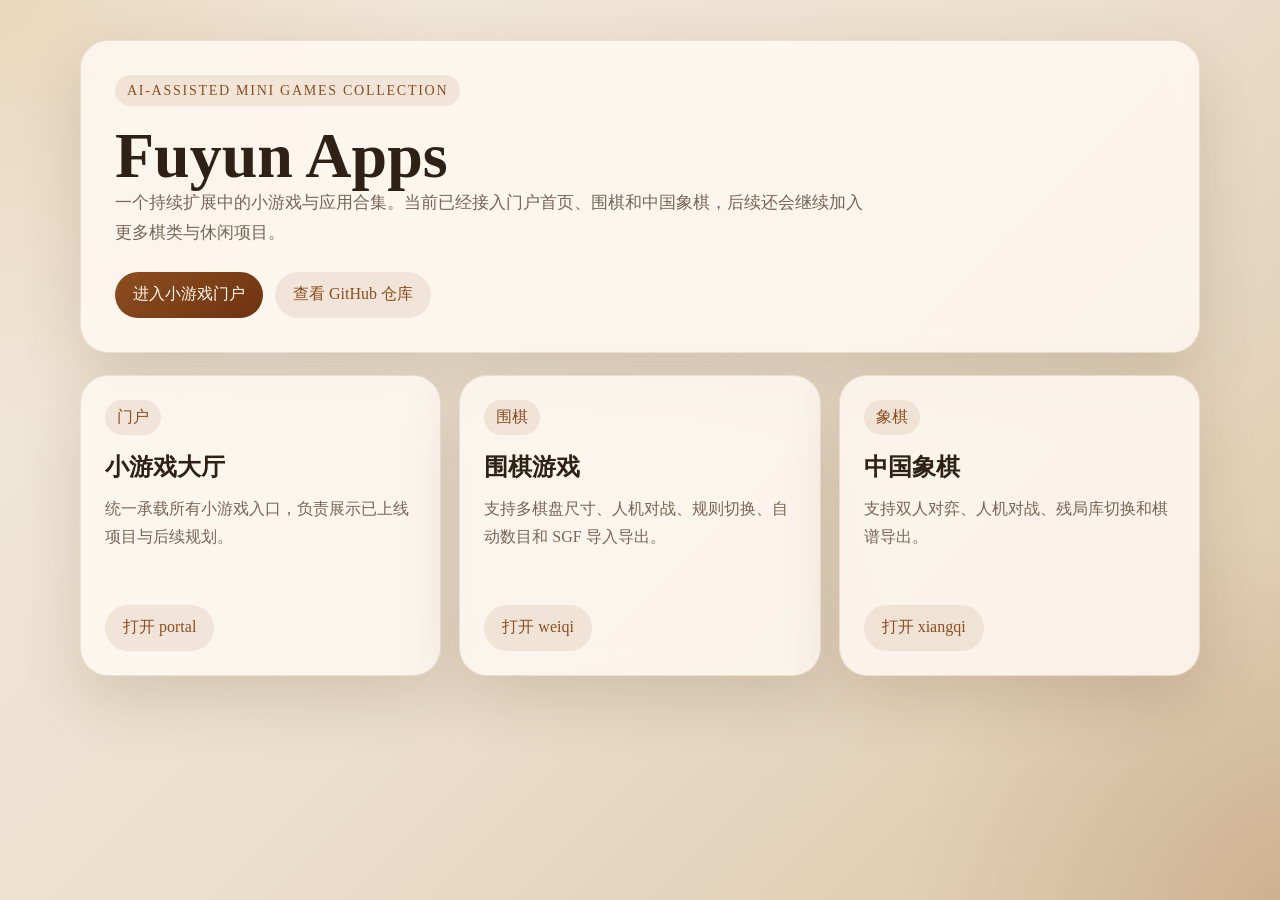
<file: index.html>
<!DOCTYPE html>
<html lang="zh-CN">
  <head>
    <meta charset="UTF-8" />
    <meta name="viewport" content="width=device-width, initial-scale=1.0" />
    <title>Fuyun Apps</title>
    <link rel="stylesheet" href="./styles.css" />
  </head>
  <body>
    <main class="shell">
      <section class="hero">
        <p class="eyebrow">AI-Assisted Mini Games Collection</p>
        <h1>Fuyun Apps</h1>
        <p class="intro">
          一个持续扩展中的小游戏与应用合集。当前已经接入门户首页、围棋和中国象棋，后续还会继续加入更多棋类与休闲项目。
        </p>
        <div class="actions">
          <a class="primary-link" href="./portal/index.html">进入小游戏门户</a>
          <a class="secondary-link" href="https://github.com/fuyun996/fuyun-apps">查看 GitHub 仓库</a>
        </div>
      </section>

      <section class="grid">
        <article class="card">
          <span class="tag">门户</span>
          <h2>小游戏大厅</h2>
          <p>统一承载所有小游戏入口，负责展示已上线项目与后续规划。</p>
          <a href="./portal/index.html">打开 portal</a>
        </article>

        <article class="card">
          <span class="tag">围棋</span>
          <h2>围棋游戏</h2>
          <p>支持多棋盘尺寸、人机对战、规则切换、自动数目和 SGF 导入导出。</p>
          <a href="./weiqi/index.html">打开 weiqi</a>
        </article>

        <article class="card">
          <span class="tag">象棋</span>
          <h2>中国象棋</h2>
          <p>支持双人对弈、人机对战、残局库切换和棋谱导出。</p>
          <a href="./xiangqi/index.html">打开 xiangqi</a>
        </article>
      </section>
    </main>
  </body>
</html>
</file>
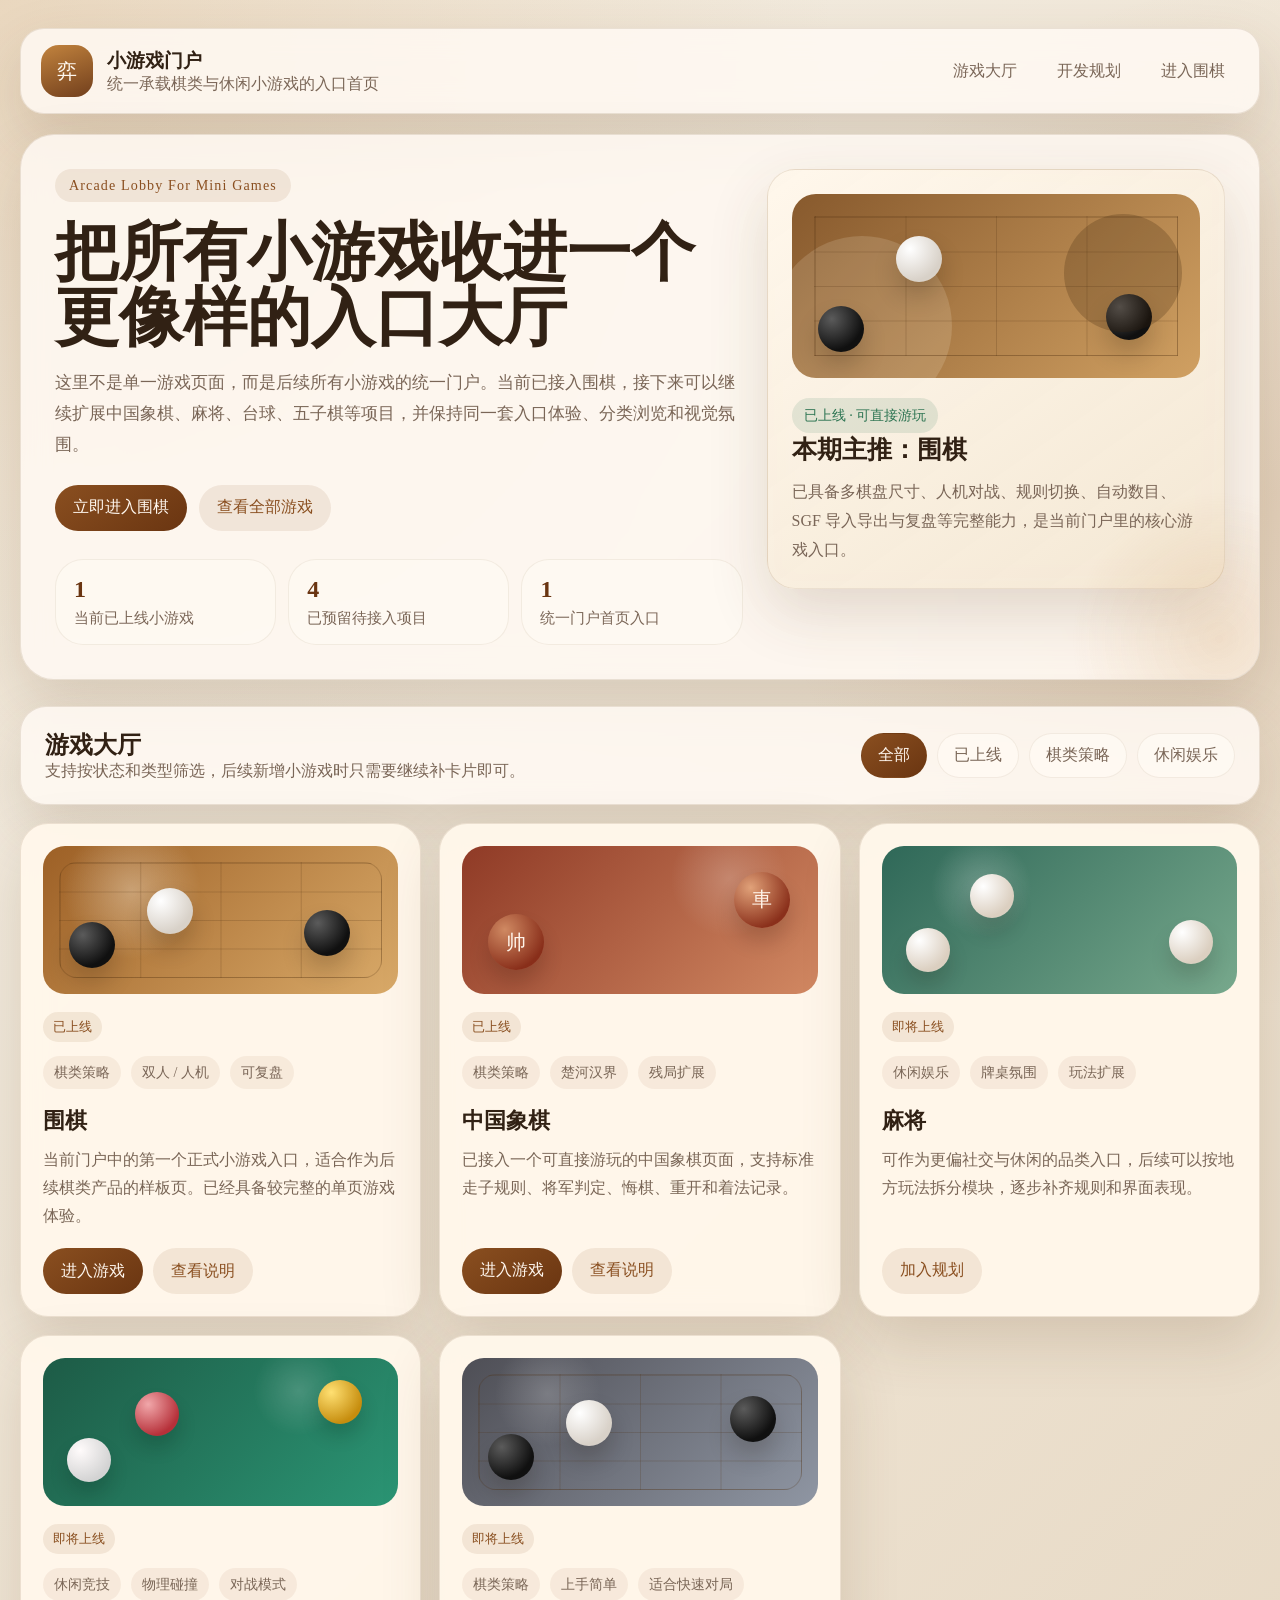
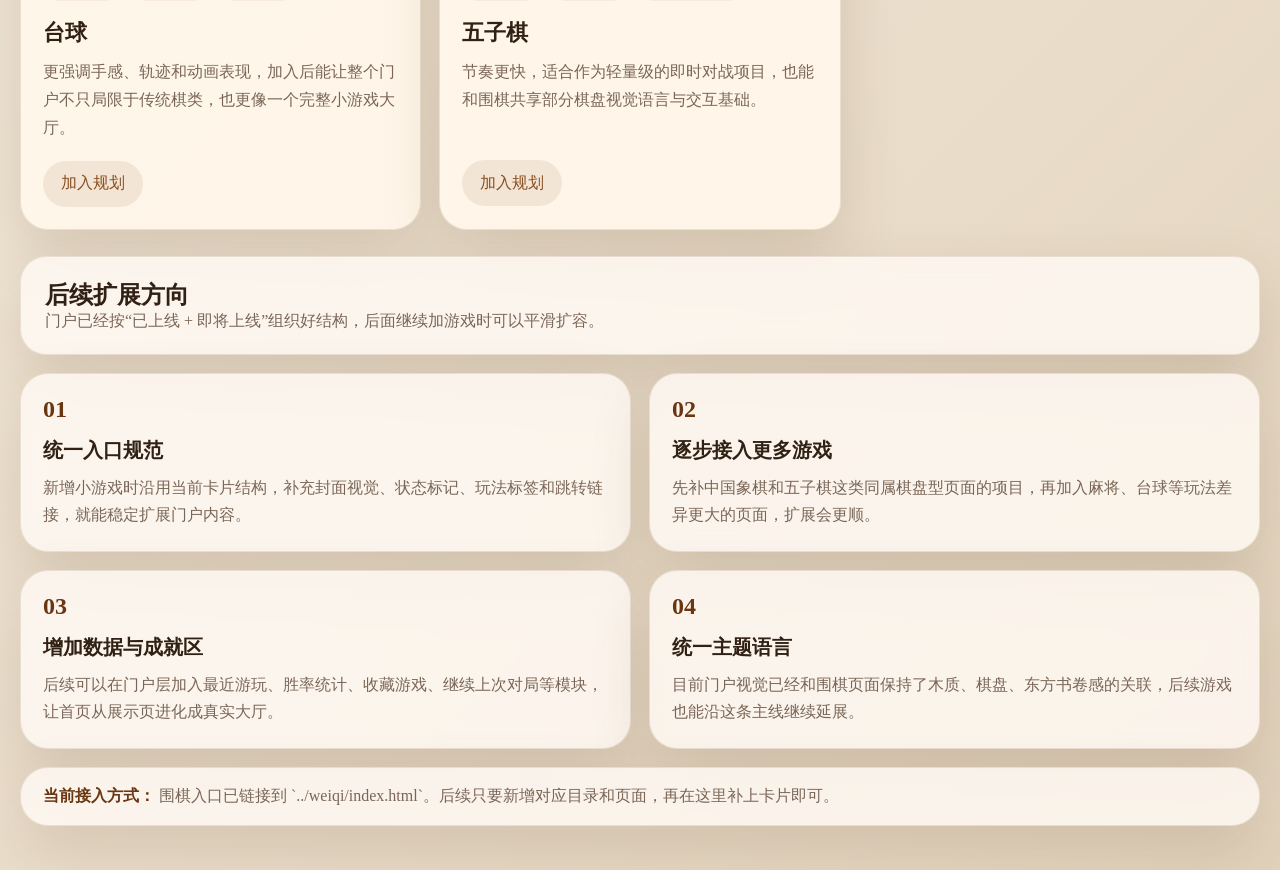
<file: portal/index.html>
<!DOCTYPE html>
<html lang="zh-CN">
  <head>
    <meta charset="UTF-8" />
    <meta name="viewport" content="width=device-width, initial-scale=1.0" />
    <title>小游戏门户</title>
    <style>
      :root {
        --bg: #f4efe5;
        --bg-deep: #e2d3bd;
        --panel: rgba(255, 250, 243, 0.84);
        --panel-strong: rgba(255, 247, 235, 0.96);
        --panel-border: rgba(102, 62, 23, 0.12);
        --text: #312114;
        --muted: #7a6657;
        --accent: #8a4f20;
        --accent-strong: #6a3511;
        --accent-soft: #cf9a5b;
        --success: #2e7553;
        --shadow: 0 24px 60px rgba(86, 55, 26, 0.16);
      }

      * {
        box-sizing: border-box;
      }

      html {
        scroll-behavior: smooth;
      }

      body {
        margin: 0;
        min-height: 100vh;
        color: var(--text);
        font-family: "STSong", "Songti SC", "Noto Serif CJK SC", "Source Han Serif SC", serif;
        background:
          radial-gradient(circle at top left, rgba(207, 154, 91, 0.28), transparent 30%),
          radial-gradient(circle at right 20%, rgba(151, 87, 34, 0.14), transparent 22%),
          linear-gradient(135deg, var(--bg) 0%, #efe4d3 48%, var(--bg-deep) 100%);
      }

      a,
      button {
        font: inherit;
      }

      button {
        border: none;
        cursor: pointer;
      }

      .shell {
        width: min(1240px, calc(100% - 32px));
        margin: 0 auto;
        padding: 28px 0 44px;
      }

      .topbar,
      .hero-panel,
      .featured-card,
      .section-head,
      .game-card,
      .roadmap-card,
      .footer-card {
        border: 1px solid var(--panel-border);
        background: var(--panel);
        backdrop-filter: blur(14px);
        box-shadow: var(--shadow);
      }

      .topbar {
        display: flex;
        align-items: center;
        justify-content: space-between;
        gap: 20px;
        padding: 16px 20px;
        border-radius: 24px;
      }

      .brand {
        display: flex;
        align-items: center;
        gap: 14px;
      }

      .brand-mark {
        width: 52px;
        height: 52px;
        border-radius: 18px;
        display: grid;
        place-items: center;
        font-size: 1.25rem;
        color: #fff8ef;
        background:
          linear-gradient(160deg, rgba(191, 125, 52, 0.95), rgba(106, 53, 17, 0.95));
      }

      .brand h1,
      .brand p,
      .hero-copy h2,
      .hero-copy p,
      .section-head h3,
      .section-head p,
      .featured-copy h3,
      .featured-copy p,
      .game-card h4,
      .game-card p,
      .roadmap-card h4,
      .roadmap-card p,
      .footer-card p {
        margin: 0;
      }

      .brand h1 {
        font-size: 1.18rem;
      }

      .brand p,
      .topbar-nav a,
      .hero-copy p,
      .section-head p,
      .featured-copy p,
      .game-card p,
      .meta-strip span,
      .roadmap-card p,
      .footer-card p {
        color: var(--muted);
      }

      .topbar-nav {
        display: flex;
        align-items: center;
        gap: 12px;
        flex-wrap: wrap;
      }

      .topbar-nav a {
        text-decoration: none;
        padding: 10px 14px;
        border-radius: 999px;
        transition: background 160ms ease, color 160ms ease, transform 160ms ease;
      }

      .topbar-nav a:hover,
      .filter-button:hover,
      .game-link:hover,
      .secondary-link:hover {
        transform: translateY(-1px);
      }

      .topbar-nav a:hover {
        background: rgba(138, 79, 32, 0.1);
        color: var(--accent);
      }

      .hero-panel {
        margin-top: 20px;
        padding: 34px;
        border-radius: 34px;
        display: grid;
        grid-template-columns: minmax(0, 1.2fr) minmax(280px, 0.8fr);
        gap: 24px;
        overflow: hidden;
        position: relative;
      }

      .hero-panel::after {
        content: "";
        position: absolute;
        inset: auto -120px -120px auto;
        width: 320px;
        height: 320px;
        border-radius: 50%;
        background: radial-gradient(circle, rgba(207, 154, 91, 0.22), transparent 65%);
      }

      .eyebrow,
      .pill,
      .card-tag,
      .status-badge {
        display: inline-flex;
        align-items: center;
        gap: 8px;
        border-radius: 999px;
      }

      .eyebrow {
        padding: 8px 14px;
        font-size: 0.88rem;
        letter-spacing: 0.08em;
        color: var(--accent);
        background: rgba(138, 79, 32, 0.1);
      }

      .hero-copy h2 {
        margin-top: 18px;
        font-size: clamp(2.4rem, 5vw, 4.8rem);
        line-height: 1.02;
      }

      .hero-copy p {
        margin-top: 16px;
        max-width: 700px;
        font-size: 1.06rem;
        line-height: 1.85;
      }

      .hero-actions {
        display: flex;
        flex-wrap: wrap;
        gap: 12px;
        margin-top: 24px;
      }

      .hero-stats {
        display: grid;
        grid-template-columns: repeat(3, minmax(0, 1fr));
        gap: 12px;
        margin-top: 28px;
      }

      .pill,
      .hero-stat,
      .featured-card,
      .game-card,
      .roadmap-card,
      .footer-card {
        border-radius: 28px;
      }

      .hero-stat {
        padding: 16px 18px;
        background: rgba(255, 250, 243, 0.58);
        border: 1px solid rgba(102, 62, 23, 0.08);
      }

      .hero-stat strong,
      .roadmap-card strong {
        display: block;
        font-size: 1.5rem;
        color: var(--accent-strong);
      }

      .hero-stat span,
      .roadmap-card span {
        display: block;
        margin-top: 6px;
        color: var(--muted);
        font-size: 0.94rem;
      }

      .hero-side {
        display: grid;
        gap: 16px;
        align-content: start;
      }

      .featured-card {
        padding: 24px;
        background:
          linear-gradient(145deg, rgba(255, 247, 235, 0.98), rgba(243, 230, 210, 0.92));
      }

      .featured-visual {
        min-height: 184px;
        border-radius: 24px;
        position: relative;
        overflow: hidden;
        background:
          linear-gradient(135deg, rgba(122, 72, 24, 0.9), rgba(205, 154, 88, 0.92));
      }

      .featured-visual::before,
      .featured-visual::after {
        content: "";
        position: absolute;
        border-radius: 50%;
      }

      .featured-visual::before {
        width: 180px;
        height: 180px;
        left: -20px;
        top: 42px;
        background: rgba(255, 244, 226, 0.15);
      }

      .featured-visual::after {
        width: 118px;
        height: 118px;
        right: 18px;
        top: 20px;
        background: rgba(59, 34, 12, 0.24);
      }

      .stones {
        position: absolute;
        inset: 0;
      }

      .stone {
        position: absolute;
        width: 46px;
        height: 46px;
        border-radius: 50%;
        box-shadow: 0 14px 24px rgba(23, 13, 4, 0.2);
      }

      .stone.black {
        background: radial-gradient(circle at 30% 28%, #5b5b5b, #101010 68%);
      }

      .stone.white {
        background: radial-gradient(circle at 30% 28%, #ffffff, #d8d1c8 70%);
      }

      .stone.one {
        left: 26px;
        bottom: 26px;
      }

      .stone.two {
        left: 104px;
        top: 42px;
      }

      .stone.three {
        right: 48px;
        bottom: 38px;
      }

      .grid-lines {
        position: absolute;
        inset: 22px;
        border: 1px solid rgba(72, 40, 11, 0.2);
        background-image:
          linear-gradient(rgba(72, 40, 11, 0.2) 1px, transparent 1px),
          linear-gradient(90deg, rgba(72, 40, 11, 0.2) 1px, transparent 1px);
        background-size: 25% 25%;
      }

      .featured-copy {
        margin-top: 20px;
      }

      .featured-copy h3 {
        font-size: 1.55rem;
      }

      .featured-copy p {
        margin-top: 12px;
        line-height: 1.8;
      }

      .status-badge {
        padding: 8px 12px;
        font-size: 0.9rem;
        color: var(--success);
        background: rgba(46, 117, 83, 0.12);
      }

      .section {
        margin-top: 26px;
      }

      .section-head {
        padding: 22px 24px;
        border-radius: 26px;
        display: flex;
        align-items: center;
        justify-content: space-between;
        gap: 20px;
        flex-wrap: wrap;
      }

      .section-head h3 {
        font-size: 1.5rem;
      }

      .filters {
        display: flex;
        gap: 10px;
        flex-wrap: wrap;
      }

      .filter-button {
        padding: 11px 16px;
        border-radius: 999px;
        color: var(--muted);
        background: rgba(255, 250, 243, 0.76);
        border: 1px solid rgba(102, 62, 23, 0.08);
        transition: transform 160ms ease, background 160ms ease, color 160ms ease;
      }

      .filter-button.is-active {
        color: #fff7ef;
        background: linear-gradient(145deg, var(--accent), var(--accent-strong));
      }

      .games-grid,
      .roadmap-grid {
        display: grid;
        gap: 18px;
        margin-top: 18px;
      }

      .games-grid {
        grid-template-columns: repeat(3, minmax(0, 1fr));
      }

      .game-card {
        position: relative;
        padding: 22px;
        background: var(--panel-strong);
        transition: transform 180ms ease, box-shadow 180ms ease, opacity 180ms ease;
      }

      .game-card:hover {
        transform: translateY(-4px);
        box-shadow: 0 28px 70px rgba(86, 55, 26, 0.2);
      }

      .game-card[hidden] {
        display: none;
      }

      .card-art {
        min-height: 148px;
        border-radius: 22px;
        margin-bottom: 18px;
        position: relative;
        overflow: hidden;
      }

      .art-go {
        background:
          radial-gradient(circle at 25% 30%, rgba(255, 245, 228, 0.35), transparent 24%),
          linear-gradient(135deg, #9d6026 0%, #d9aa69 100%);
      }

      .art-xiangqi {
        background:
          radial-gradient(circle at 75% 22%, rgba(255, 255, 255, 0.2), transparent 20%),
          linear-gradient(135deg, #8f3a26 0%, #d18862 100%);
      }

      .art-mahjong {
        background:
          radial-gradient(circle at 28% 28%, rgba(255, 255, 255, 0.24), transparent 18%),
          linear-gradient(135deg, #2f6858 0%, #77a88c 100%);
      }

      .art-billiards {
        background:
          radial-gradient(circle at 72% 22%, rgba(255, 255, 255, 0.16), transparent 16%),
          linear-gradient(135deg, #1d5b46 0%, #2b9574 100%);
      }

      .art-gobang {
        background:
          radial-gradient(circle at 24% 24%, rgba(255, 255, 255, 0.18), transparent 18%),
          linear-gradient(135deg, #4e4e55 0%, #8f96a3 100%);
      }

      .art-overlay {
        position: absolute;
        inset: 0;
      }

      .art-overlay.board {
        inset: 16px;
        border-radius: 18px;
        border: 1px solid rgba(79, 47, 16, 0.22);
        background-image:
          linear-gradient(rgba(79, 47, 16, 0.2) 1px, transparent 1px),
          linear-gradient(90deg, rgba(79, 47, 16, 0.2) 1px, transparent 1px);
        background-size: 25% 25%;
      }

      .art-chip,
      .art-ball,
      .art-piece {
        position: absolute;
        border-radius: 50%;
      }

      .art-chip {
        width: 44px;
        height: 44px;
        background: radial-gradient(circle at 30% 28%, #fff, #dbcfc0 70%);
        box-shadow: 0 14px 20px rgba(26, 16, 9, 0.15);
      }

      .art-piece {
        width: 56px;
        height: 56px;
        display: grid;
        place-items: center;
        font-size: 1.25rem;
        color: #fff4ea;
        background: radial-gradient(circle at 30% 28%, rgba(255, 196, 143, 0.5), rgba(135, 44, 24, 0.95) 74%);
        box-shadow: 0 14px 20px rgba(39, 11, 4, 0.18);
      }

      .art-ball {
        width: 44px;
        height: 44px;
        box-shadow: 0 12px 18px rgba(7, 25, 18, 0.18);
      }

      .art-ball.one {
        left: 24px;
        bottom: 24px;
        background: radial-gradient(circle at 30% 28%, #fffbfb, #d3d3d3 72%);
      }

      .art-ball.two {
        right: 36px;
        top: 22px;
        background: radial-gradient(circle at 30% 28%, #ffe072, #c68d0e 72%);
      }

      .art-ball.three {
        left: 92px;
        top: 34px;
        background: radial-gradient(circle at 30% 28%, #f1a7aa, #b63039 72%);
      }

      .card-tag {
        padding: 6px 10px;
        font-size: 0.82rem;
        background: rgba(138, 79, 32, 0.1);
        color: var(--accent);
      }

      .meta-strip {
        margin-top: 14px;
        display: flex;
        gap: 10px;
        flex-wrap: wrap;
      }

      .meta-strip span {
        padding: 7px 11px;
        border-radius: 999px;
        background: rgba(138, 79, 32, 0.07);
        font-size: 0.88rem;
      }

      .game-card h4 {
        margin-top: 16px;
        font-size: 1.4rem;
      }

      .game-card p {
        margin-top: 10px;
        line-height: 1.76;
        min-height: 84px;
      }

      .card-actions {
        display: flex;
        flex-wrap: wrap;
        gap: 10px;
        margin-top: 18px;
      }

      .game-link,
      .secondary-link {
        display: inline-flex;
        align-items: center;
        justify-content: center;
        min-height: 46px;
        padding: 0 18px;
        border-radius: 999px;
        text-decoration: none;
        transition: transform 160ms ease, background 160ms ease, color 160ms ease;
      }

      .game-link {
        color: #fff7ef;
        background: linear-gradient(145deg, var(--accent), var(--accent-strong));
      }

      .secondary-link {
        color: var(--accent);
        background: rgba(138, 79, 32, 0.1);
      }

      .roadmap-grid {
        grid-template-columns: repeat(2, minmax(0, 1fr));
      }

      .roadmap-card {
        padding: 22px;
      }

      .roadmap-card h4 {
        margin-top: 14px;
        font-size: 1.26rem;
      }

      .roadmap-card p {
        margin-top: 10px;
        line-height: 1.72;
      }

      .footer-card {
        margin-top: 18px;
        padding: 18px 22px;
      }

      .footer-card strong {
        color: var(--accent-strong);
      }

      .reveal {
        opacity: 0;
        transform: translateY(18px);
        animation: rise 640ms ease forwards;
      }

      .delay-1 {
        animation-delay: 60ms;
      }

      .delay-2 {
        animation-delay: 120ms;
      }

      .delay-3 {
        animation-delay: 180ms;
      }

      @keyframes rise {
        to {
          opacity: 1;
          transform: translateY(0);
        }
      }

      @media (max-width: 1060px) {
        .hero-panel,
        .games-grid {
          grid-template-columns: 1fr;
        }

        .roadmap-grid {
          grid-template-columns: 1fr;
        }
      }

      @media (max-width: 720px) {
        .shell {
          width: min(100% - 20px, 1240px);
          padding-top: 16px;
        }

        .topbar,
        .section-head {
          padding: 16px;
        }

        .hero-panel,
        .featured-card,
        .game-card,
        .roadmap-card,
        .footer-card {
          border-radius: 24px;
        }

        .hero-panel {
          padding: 22px;
        }

        .hero-stats {
          grid-template-columns: 1fr;
        }

        .hero-copy h2 {
          font-size: 2.4rem;
        }

        .card-actions {
          flex-direction: column;
        }

        .game-link,
        .secondary-link {
          width: 100%;
        }
      }
    </style>
  </head>
  <body>
    <main class="shell">
      <header class="topbar reveal">
        <div class="brand">
          <div class="brand-mark">弈</div>
          <div>
            <h1>小游戏门户</h1>
            <p>统一承载棋类与休闲小游戏的入口首页</p>
          </div>
        </div>
        <nav class="topbar-nav" aria-label="页面导航">
          <a href="#games">游戏大厅</a>
          <a href="#roadmap">开发规划</a>
          <a href="../weiqi/index.html">进入围棋</a>
        </nav>
      </header>

      <section class="hero-panel reveal delay-1">
        <div class="hero-copy">
          <span class="eyebrow">Arcade Lobby For Mini Games</span>
          <h2>把所有小游戏收进一个更像样的入口大厅</h2>
          <p>
            这里不是单一游戏页面，而是后续所有小游戏的统一门户。当前已接入围棋，接下来可以继续扩展中国象棋、麻将、台球、五子棋等项目，并保持同一套入口体验、分类浏览和视觉氛围。
          </p>
          <div class="hero-actions">
            <a class="game-link" href="../weiqi/index.html">立即进入围棋</a>
            <a class="secondary-link" href="#games">查看全部游戏</a>
          </div>
          <div class="hero-stats" aria-label="门户概览">
            <div class="hero-stat">
              <strong>1</strong>
              <span>当前已上线小游戏</span>
            </div>
            <div class="hero-stat">
              <strong>4</strong>
              <span>已预留待接入项目</span>
            </div>
            <div class="hero-stat">
              <strong>1</strong>
              <span>统一门户首页入口</span>
            </div>
          </div>
        </div>

        <aside class="hero-side">
          <article class="featured-card">
            <div class="featured-visual" aria-hidden="true">
              <div class="grid-lines"></div>
              <div class="stones">
                <div class="stone black one"></div>
                <div class="stone white two"></div>
                <div class="stone black three"></div>
              </div>
            </div>
            <div class="featured-copy">
              <span class="status-badge">已上线 · 可直接游玩</span>
              <h3>本期主推：围棋</h3>
              <p>
                已具备多棋盘尺寸、人机对战、规则切换、自动数目、SGF 导入导出与复盘等完整能力，是当前门户里的核心游戏入口。
              </p>
            </div>
          </article>
        </aside>
      </section>

      <section class="section" id="games">
        <div class="section-head reveal delay-2">
          <div>
            <h3>游戏大厅</h3>
            <p>支持按状态和类型筛选，后续新增小游戏时只需要继续补卡片即可。</p>
          </div>
          <div class="filters" aria-label="游戏筛选">
            <button class="filter-button is-active" data-filter="all">全部</button>
            <button class="filter-button" data-filter="online">已上线</button>
            <button class="filter-button" data-filter="board">棋类策略</button>
            <button class="filter-button" data-filter="casual">休闲娱乐</button>
          </div>
        </div>

        <div class="games-grid">
          <article class="game-card reveal delay-1" data-status="online" data-type="board">
            <div class="card-art art-go" aria-hidden="true">
              <div class="art-overlay board"></div>
              <div class="stone black one"></div>
              <div class="stone white two"></div>
              <div class="stone black three"></div>
            </div>
            <span class="card-tag">已上线</span>
            <div class="meta-strip">
              <span>棋类策略</span>
              <span>双人 / 人机</span>
              <span>可复盘</span>
            </div>
            <h4>围棋</h4>
            <p>
              当前门户中的第一个正式小游戏入口，适合作为后续棋类产品的样板页。已经具备较完整的单页游戏体验。
            </p>
            <div class="card-actions">
              <a class="game-link" href="../weiqi/index.html">进入游戏</a>
              <a class="secondary-link" href="../weiqi/weiqi-doc.md">查看说明</a>
            </div>
          </article>

          <article class="game-card reveal delay-2" data-status="online" data-type="board">
            <div class="card-art art-xiangqi" aria-hidden="true">
              <div class="art-piece" style="left: 26px; bottom: 24px;">帅</div>
              <div class="art-piece" style="right: 28px; top: 26px;">車</div>
            </div>
            <span class="card-tag">已上线</span>
            <div class="meta-strip">
              <span>棋类策略</span>
              <span>楚河汉界</span>
              <span>残局扩展</span>
            </div>
            <h4>中国象棋</h4>
            <p>
              已接入一个可直接游玩的中国象棋页面，支持标准走子规则、将军判定、悔棋、重开和着法记录。
            </p>
            <div class="card-actions">
              <a class="game-link" href="../xiangqi/index.html">进入游戏</a>
              <a class="secondary-link" href="../xiangqi/xiangqi-doc.md">查看说明</a>
            </div>
          </article>

          <article class="game-card reveal delay-3" data-status="coming" data-type="casual">
            <div class="card-art art-mahjong" aria-hidden="true">
              <div class="art-chip" style="left: 24px; bottom: 22px;"></div>
              <div class="art-chip" style="left: 88px; top: 28px;"></div>
              <div class="art-chip" style="right: 24px; bottom: 30px;"></div>
            </div>
            <span class="card-tag">即将上线</span>
            <div class="meta-strip">
              <span>休闲娱乐</span>
              <span>牌桌氛围</span>
              <span>玩法扩展</span>
            </div>
            <h4>麻将</h4>
            <p>
              可作为更偏社交与休闲的品类入口，后续可以按地方玩法拆分模块，逐步补齐规则和界面表现。
            </p>
            <div class="card-actions">
              <a class="secondary-link" href="#roadmap">加入规划</a>
            </div>
          </article>

          <article class="game-card reveal delay-1" data-status="coming" data-type="casual">
            <div class="card-art art-billiards" aria-hidden="true">
              <div class="art-ball one"></div>
              <div class="art-ball two"></div>
              <div class="art-ball three"></div>
            </div>
            <span class="card-tag">即将上线</span>
            <div class="meta-strip">
              <span>休闲竞技</span>
              <span>物理碰撞</span>
              <span>对战模式</span>
            </div>
            <h4>台球</h4>
            <p>
              更强调手感、轨迹和动画表现，加入后能让整个门户不只局限于传统棋类，也更像一个完整小游戏大厅。
            </p>
            <div class="card-actions">
              <a class="secondary-link" href="#roadmap">加入规划</a>
            </div>
          </article>

          <article class="game-card reveal delay-2" data-status="coming" data-type="board">
            <div class="card-art art-gobang" aria-hidden="true">
              <div class="art-overlay board"></div>
              <div class="stone black one"></div>
              <div class="stone white two"></div>
              <div class="stone black" style="right: 42px; top: 38px;"></div>
            </div>
            <span class="card-tag">即将上线</span>
            <div class="meta-strip">
              <span>棋类策略</span>
              <span>上手简单</span>
              <span>适合快速对局</span>
            </div>
            <h4>五子棋</h4>
            <p>
              节奏更快，适合作为轻量级的即时对战项目，也能和围棋共享部分棋盘视觉语言与交互基础。
            </p>
            <div class="card-actions">
              <a class="secondary-link" href="#roadmap">加入规划</a>
            </div>
          </article>
        </div>
      </section>

      <section class="section" id="roadmap">
        <div class="section-head reveal delay-3">
          <div>
            <h3>后续扩展方向</h3>
            <p>门户已经按“已上线 + 即将上线”组织好结构，后面继续加游戏时可以平滑扩容。</p>
          </div>
        </div>

        <div class="roadmap-grid">
          <article class="roadmap-card reveal delay-1">
            <strong>01</strong>
            <h4>统一入口规范</h4>
            <p>
              新增小游戏时沿用当前卡片结构，补充封面视觉、状态标记、玩法标签和跳转链接，就能稳定扩展门户内容。
            </p>
          </article>
          <article class="roadmap-card reveal delay-2">
            <strong>02</strong>
            <h4>逐步接入更多游戏</h4>
            <p>
              先补中国象棋和五子棋这类同属棋盘型页面的项目，再加入麻将、台球等玩法差异更大的页面，扩展会更顺。
            </p>
          </article>
          <article class="roadmap-card reveal delay-2">
            <strong>03</strong>
            <h4>增加数据与成就区</h4>
            <p>
              后续可以在门户层加入最近游玩、胜率统计、收藏游戏、继续上次对局等模块，让首页从展示页进化成真实大厅。
            </p>
          </article>
          <article class="roadmap-card reveal delay-3">
            <strong>04</strong>
            <h4>统一主题语言</h4>
            <p>
              目前门户视觉已经和围棋页面保持了木质、棋盘、东方书卷感的关联，后续游戏也能沿这条主线继续延展。
            </p>
          </article>
        </div>

        <footer class="footer-card reveal delay-3">
          <p>
            <strong>当前接入方式：</strong>
            围棋入口已链接到 `../weiqi/index.html`。后续只要新增对应目录和页面，再在这里补上卡片即可。
          </p>
        </footer>
      </section>
    </main>

    <script>
      const filterButtons = document.querySelectorAll(".filter-button");
      const gameCards = document.querySelectorAll(".game-card");

      const applyFilter = (filter) => {
        gameCards.forEach((card) => {
          const status = card.dataset.status;
          const type = card.dataset.type;

          const matches =
            filter === "all" ||
            (filter === "online" && status === "online") ||
            (filter === "board" && type === "board") ||
            (filter === "casual" && type === "casual");

          card.hidden = !matches;
        });
      };

      filterButtons.forEach((button) => {
        button.addEventListener("click", () => {
          filterButtons.forEach((item) => item.classList.remove("is-active"));
          button.classList.add("is-active");
          applyFilter(button.dataset.filter);
        });
      });
    </script>
  </body>
</html>
</file>
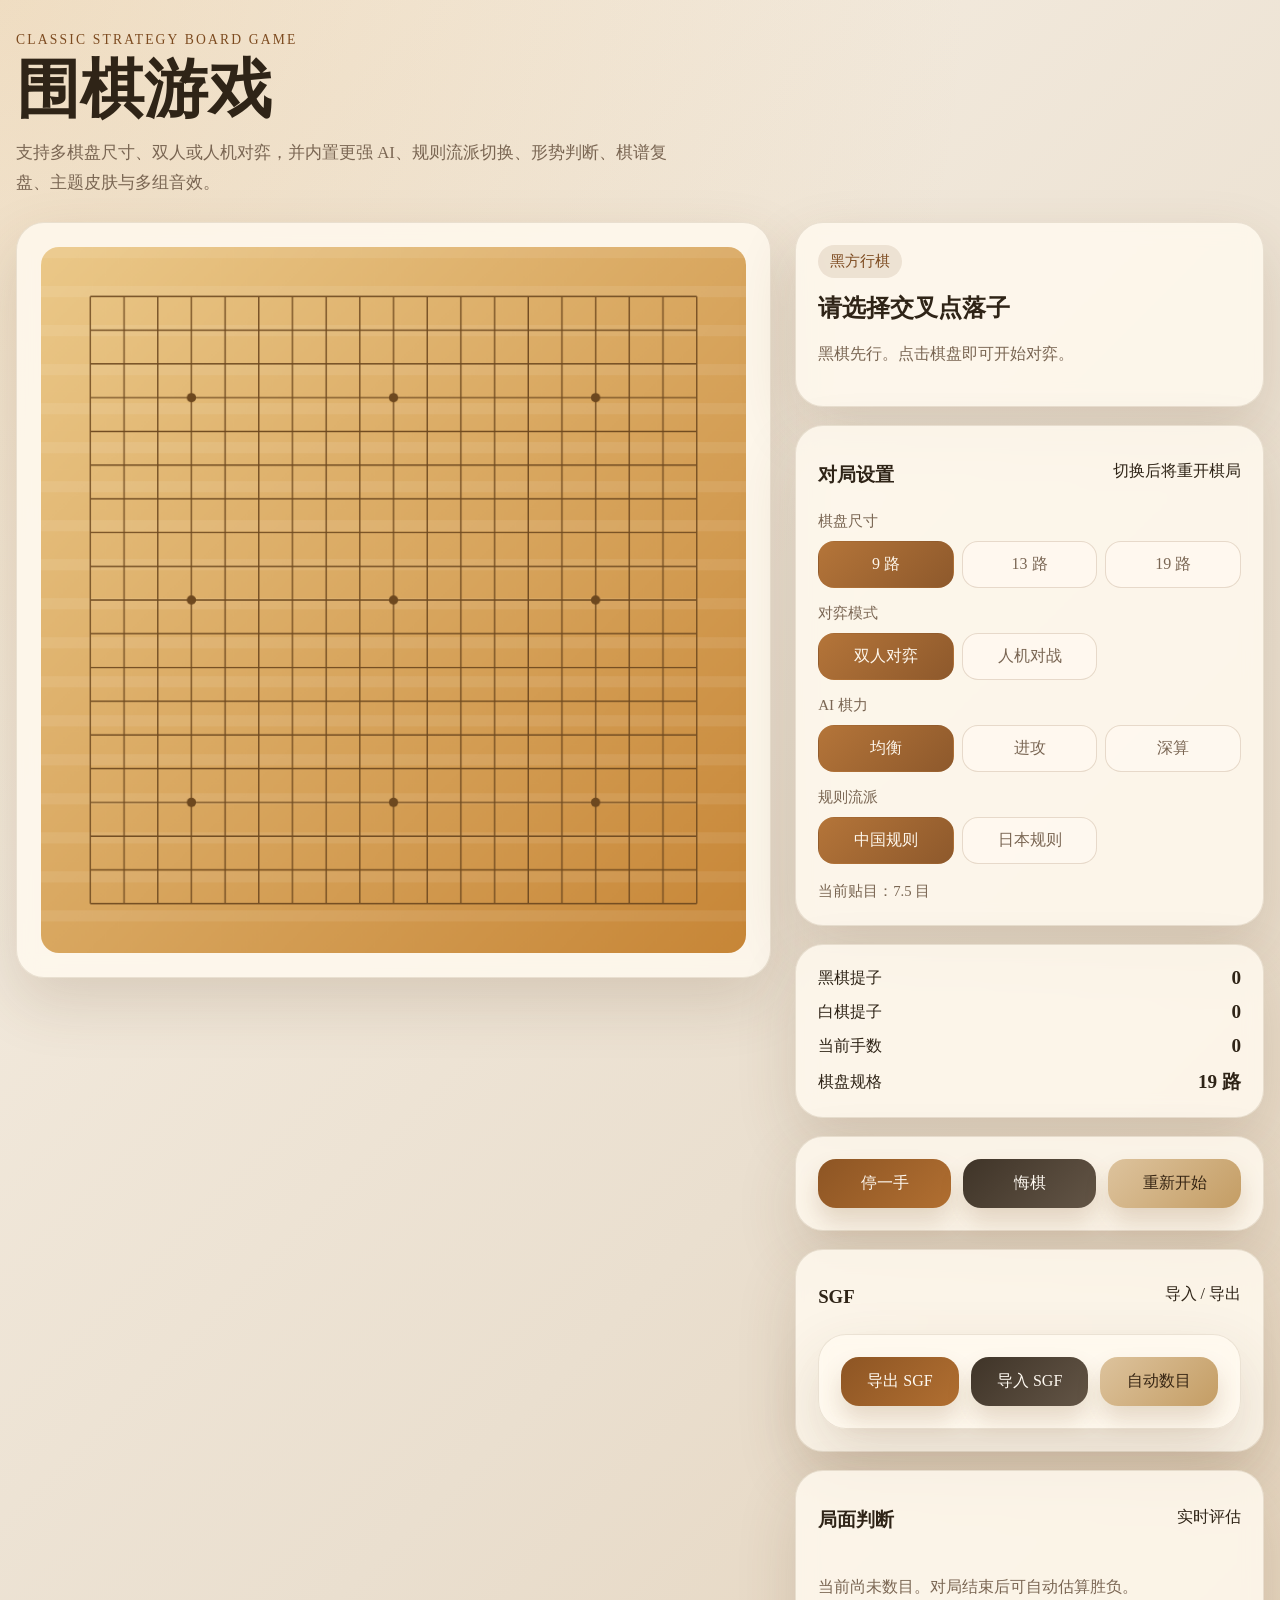
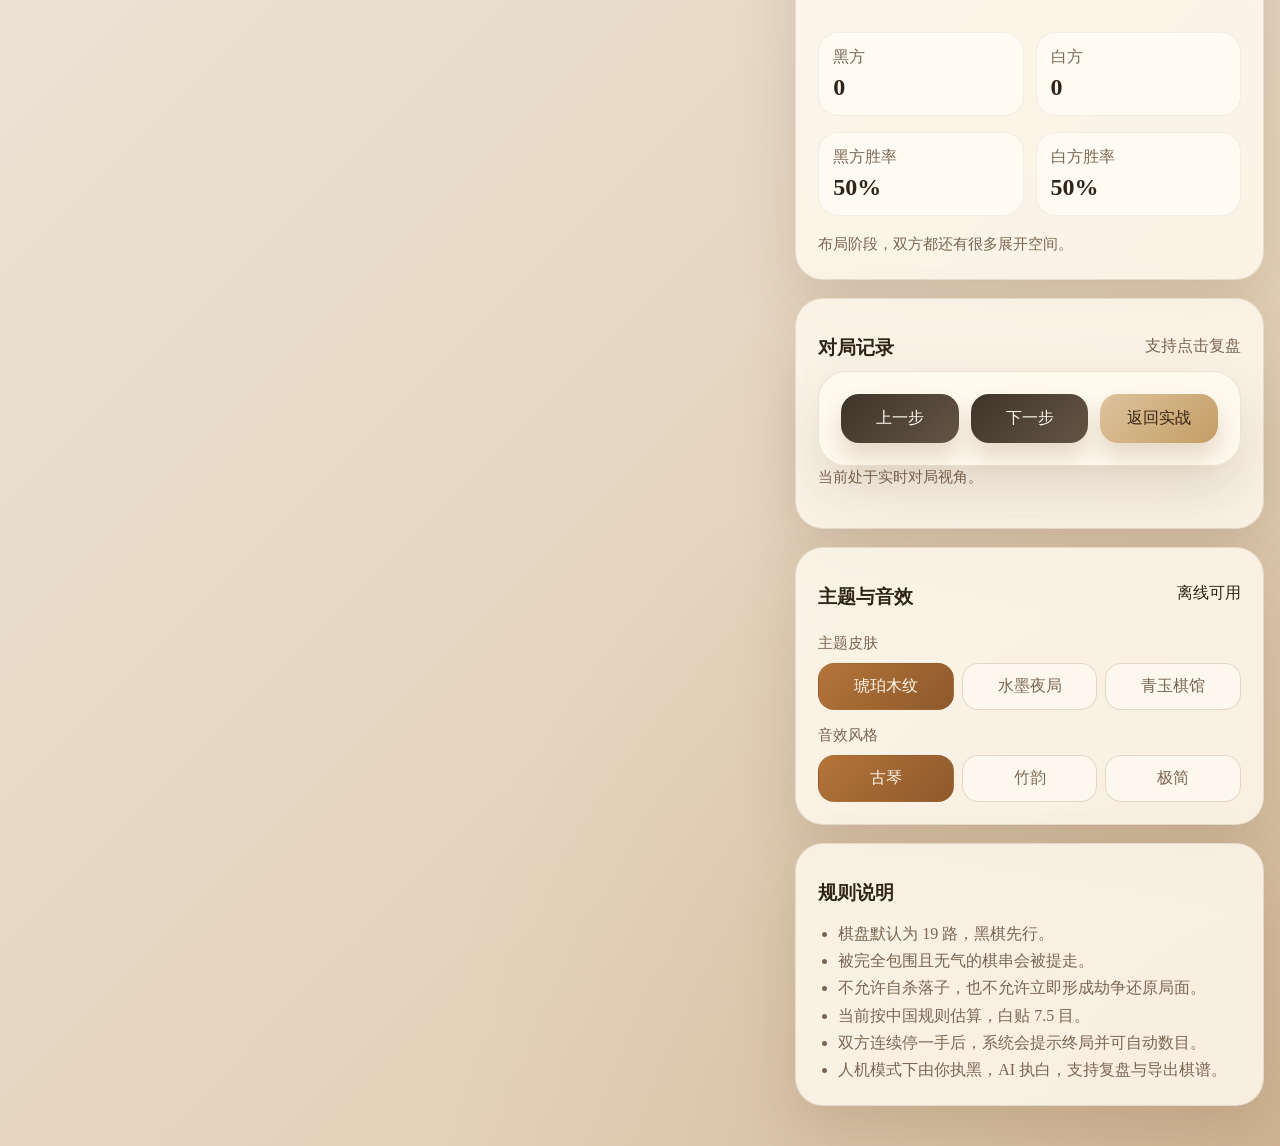
<file: weiqi/index.html>
<!DOCTYPE html>
<html lang="zh-CN">
  <head>
    <meta charset="UTF-8" />
    <meta name="viewport" content="width=device-width, initial-scale=1.0" />
    <title>围棋对弈</title>
    <link rel="stylesheet" href="./styles.css" />
  </head>
  <body>
    <main class="app-shell">
      <section class="hero">
        <p class="eyebrow">Classic Strategy Board Game</p>
        <h1>围棋游戏</h1>
        <p class="intro">
          支持多棋盘尺寸、双人或人机对弈，并内置更强 AI、规则流派切换、形势判断、棋谱复盘、主题皮肤与多组音效。
        </p>
      </section>

      <section class="game-layout">
        <div class="board-panel">
          <div class="board-frame">
            <canvas
              id="board"
              width="760"
              height="760"
              aria-label="围棋棋盘"
            ></canvas>
          </div>
        </div>

        <aside class="sidebar">
          <section class="status-card">
            <div class="turn-badge" id="turnBadge">黑方行棋</div>
            <h2 id="statusText">请选择交叉点落子</h2>
            <p id="detailText">黑棋先行。点击棋盘即可开始对弈。</p>
          </section>

          <section class="settings-card">
            <div class="card-title-row">
              <h3>对局设置</h3>
              <span id="modeHint">切换后将重开棋局</span>
            </div>
            <div class="setting-group">
              <span class="setting-label">棋盘尺寸</span>
              <div class="segmented-control">
                <button class="segment is-active" data-size="9">9 路</button>
                <button class="segment" data-size="13">13 路</button>
                <button class="segment" data-size="19">19 路</button>
              </div>
            </div>
            <div class="setting-group">
              <span class="setting-label">对弈模式</span>
              <div class="segmented-control">
                <button class="segment is-active" data-mode="pvp">双人对弈</button>
                <button class="segment" data-mode="ai">人机对战</button>
              </div>
            </div>
            <div class="setting-group">
              <span class="setting-label">AI 棋力</span>
              <div class="segmented-control">
                <button class="segment is-active" data-ai-level="balanced">均衡</button>
                <button class="segment" data-ai-level="sharp">进攻</button>
                <button class="segment" data-ai-level="deep">深算</button>
              </div>
            </div>
            <div class="setting-group">
              <span class="setting-label">规则流派</span>
              <div class="segmented-control">
                <button class="segment is-active" data-ruleset="cn">中国规则</button>
                <button class="segment" data-ruleset="jp">日本规则</button>
              </div>
            </div>
            <p class="micro-copy" id="komiText">当前贴目：7.5 目</p>
          </section>

          <section class="stats-card">
            <div class="stat-row">
              <span>黑棋提子</span>
              <strong id="blackCaptures">0</strong>
            </div>
            <div class="stat-row">
              <span>白棋提子</span>
              <strong id="whiteCaptures">0</strong>
            </div>
            <div class="stat-row">
              <span>当前手数</span>
              <strong id="moveCount">0</strong>
            </div>
            <div class="stat-row">
              <span>棋盘规格</span>
              <strong id="boardLabel">19 路</strong>
            </div>
          </section>

          <section class="controls-card">
            <button id="passButton" class="action-button">停一手</button>
            <button id="undoButton" class="action-button secondary">悔棋</button>
            <button id="resetButton" class="action-button ghost">重新开始</button>
          </section>

          <section class="sgf-card">
            <div class="card-title-row">
              <h3>SGF</h3>
              <span>导入 / 导出</span>
            </div>
            <div class="controls-card compact">
              <button id="exportButton" class="action-button">导出 SGF</button>
              <button id="importButton" class="action-button secondary">导入 SGF</button>
              <button id="scoreButton" class="action-button ghost">自动数目</button>
            </div>
            <input id="importInput" type="file" accept=".sgf" hidden />
          </section>

          <section class="score-card">
            <div class="card-title-row">
              <h3>局面判断</h3>
              <span id="scoreTag">实时评估</span>
            </div>
            <p id="scoreSummary">当前尚未数目。对局结束后可自动估算胜负。</p>
            <div class="score-grid">
              <div class="score-box">
                <span>黑方</span>
                <strong id="blackScore">0</strong>
              </div>
              <div class="score-box">
                <span>白方</span>
                <strong id="whiteScore">0</strong>
              </div>
            </div>
            <div class="score-grid">
              <div class="score-box">
                <span>黑方胜率</span>
                <strong id="blackWinrate">50%</strong>
              </div>
              <div class="score-box">
                <span>白方胜率</span>
                <strong id="whiteWinrate">50%</strong>
              </div>
            </div>
            <p class="micro-copy" id="phaseText">布局阶段，双方都还有很多展开空间。</p>
          </section>

          <section class="history-card">
            <div class="card-title-row">
              <h3>对局记录</h3>
              <span id="historyHint">支持点击复盘</span>
            </div>
            <div class="controls-card compact review-controls">
              <button id="prevButton" class="action-button secondary">上一步</button>
              <button id="nextButton" class="action-button secondary">下一步</button>
              <button id="liveButton" class="action-button ghost">返回实战</button>
            </div>
            <p class="micro-copy" id="reviewStatus">当前处于实时对局视角。</p>
            <ol id="historyList" class="history-list history-list--interactive"></ol>
          </section>

          <section class="theme-card">
            <div class="card-title-row">
              <h3>主题与音效</h3>
              <span>离线可用</span>
            </div>
            <div class="setting-group">
              <span class="setting-label">主题皮肤</span>
              <div class="segmented-control">
                <button class="segment is-active" data-theme="classic">琥珀木纹</button>
                <button class="segment" data-theme="ink">水墨夜局</button>
                <button class="segment" data-theme="jade">青玉棋馆</button>
              </div>
            </div>
            <div class="setting-group">
              <span class="setting-label">音效风格</span>
              <div class="segmented-control">
                <button class="segment is-active" data-sound="classic">古琴</button>
                <button class="segment" data-sound="bamboo">竹韵</button>
                <button class="segment" data-sound="minimal">极简</button>
              </div>
            </div>
          </section>

          <section class="rules-card">
            <h3>规则说明</h3>
            <ul>
              <li id="rulesBoardText">棋盘默认为 19 路，黑棋先行。</li>
              <li>被完全包围且无气的棋串会被提走。</li>
              <li>不允许自杀落子，也不允许立即形成劫争还原局面。</li>
              <li id="rulesetText">当前按中国规则估算，白贴 7.5 目。</li>
              <li>双方连续停一手后，系统会提示终局并可自动数目。</li>
              <li>人机模式下由你执黑，AI 执白，支持复盘与导出棋谱。</li>
            </ul>
          </section>
        </aside>
      </section>
    </main>

    <script src="./app.js"></script>
  </body>
</html>
</file>
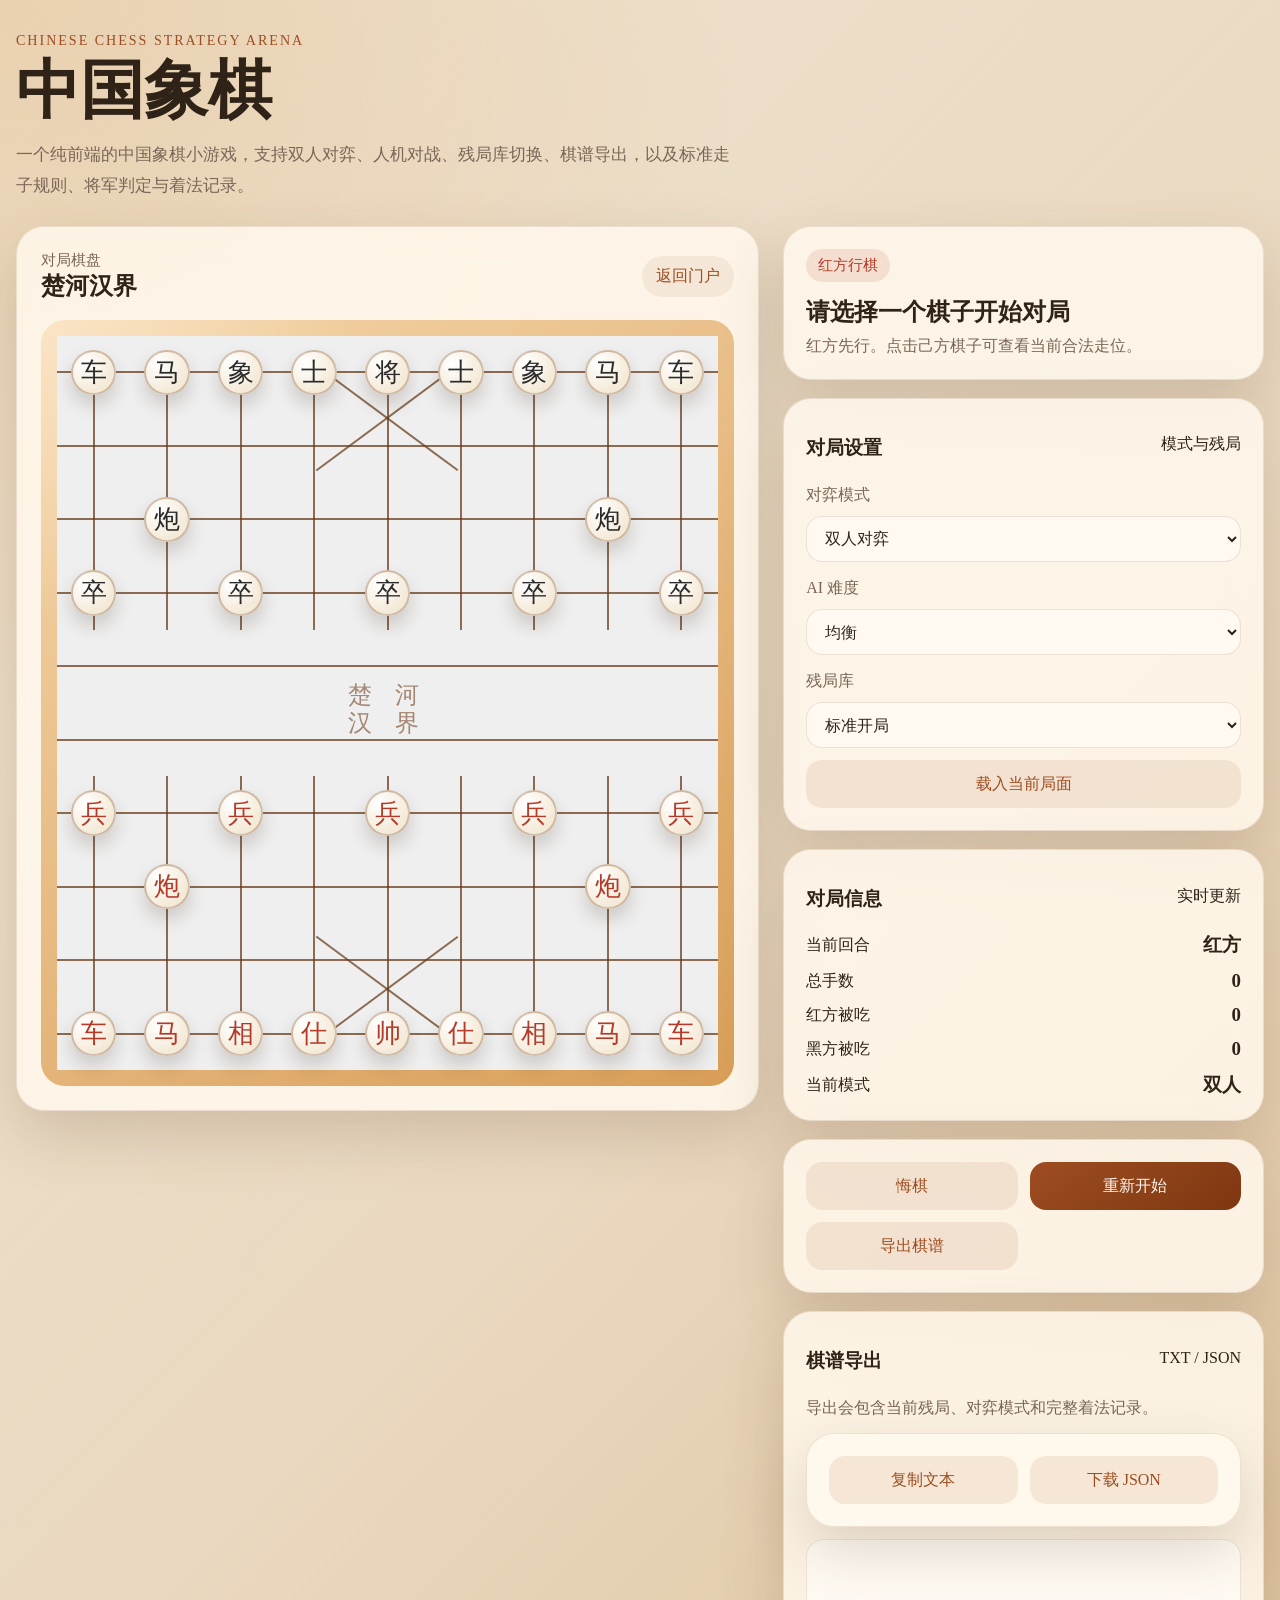
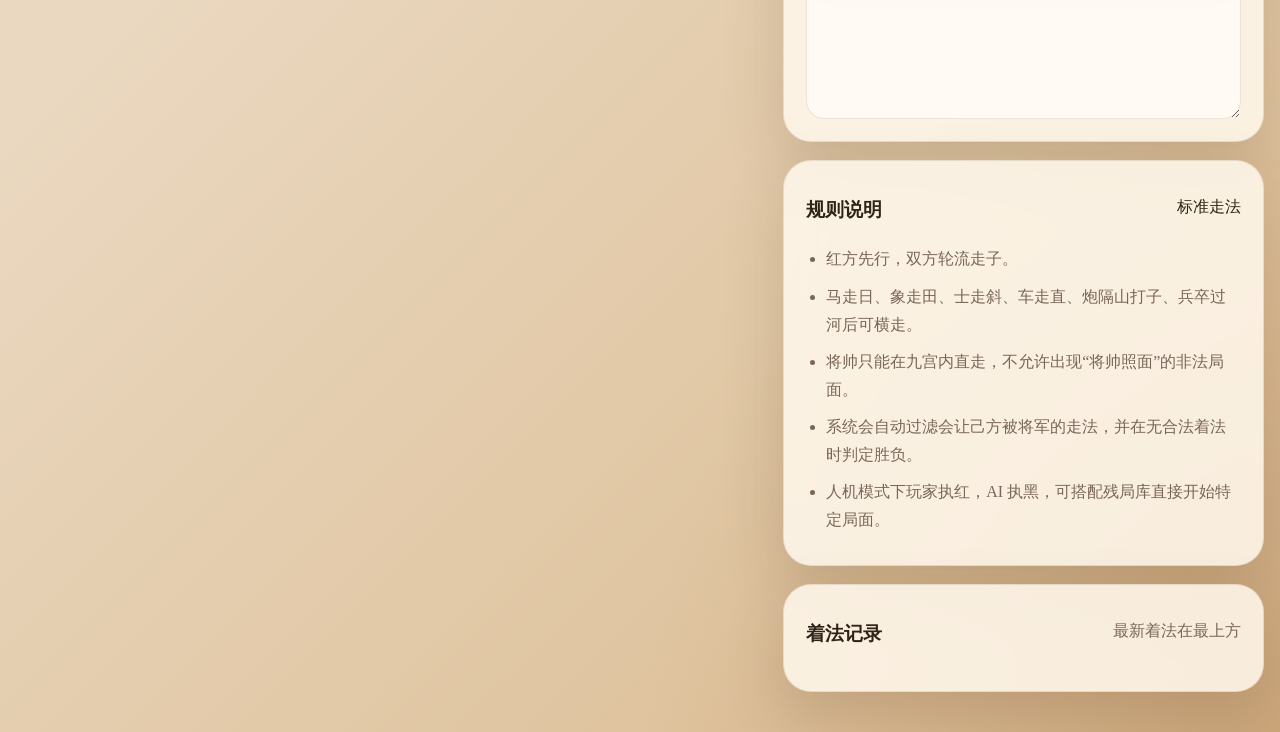
<file: xiangqi/index.html>
<!DOCTYPE html>
<html lang="zh-CN">
  <head>
    <meta charset="UTF-8" />
    <meta name="viewport" content="width=device-width, initial-scale=1.0" />
    <title>中国象棋对弈</title>
    <link rel="stylesheet" href="./styles.css" />
  </head>
  <body>
    <main class="app-shell">
      <section class="hero">
        <p class="eyebrow">Chinese Chess Strategy Arena</p>
        <h1>中国象棋</h1>
        <p class="intro">
          一个纯前端的中国象棋小游戏，支持双人对弈、人机对战、残局库切换、棋谱导出，以及标准走子规则、将军判定与着法记录。
        </p>
      </section>

      <section class="game-layout">
        <div class="board-panel">
          <div class="board-header">
            <div>
              <p class="panel-label">对局棋盘</p>
              <h2>楚河汉界</h2>
            </div>
            <a class="portal-link" href="../portal/index.html">返回门户</a>
          </div>
          <div class="board-frame">
            <div id="board" class="board" aria-label="中国象棋棋盘"></div>
          </div>
        </div>

        <aside class="sidebar">
          <section class="status-card">
            <div id="turnBadge" class="turn-badge">红方行棋</div>
            <h2 id="statusText">请选择一个棋子开始对局</h2>
            <p id="detailText">红方先行。点击己方棋子可查看当前合法走位。</p>
          </section>

          <section class="settings-card">
            <div class="card-title-row">
              <h3>对局设置</h3>
              <span>模式与残局</span>
            </div>
            <div class="setting-group">
              <label class="setting-label" for="modeSelect">对弈模式</label>
              <select id="modeSelect" class="setting-select">
                <option value="pvp">双人对弈</option>
                <option value="ai">人机对战</option>
              </select>
            </div>
            <div class="setting-group">
              <label class="setting-label" for="aiLevelSelect">AI 难度</label>
              <select id="aiLevelSelect" class="setting-select">
                <option value="easy">轻松</option>
                <option value="medium" selected>均衡</option>
                <option value="hard">进阶</option>
              </select>
            </div>
            <div class="setting-group">
              <label class="setting-label" for="presetSelect">残局库</label>
              <select id="presetSelect" class="setting-select">
                <option value="opening" selected>标准开局</option>
                <option value="rook-mate">单车逼宫</option>
                <option value="cannon-pressure">双炮施压</option>
                <option value="endgame-duel">残局对杀</option>
              </select>
            </div>
            <button id="loadPresetButton" class="action-button secondary">载入当前局面</button>
          </section>

          <section class="stats-card">
            <div class="card-title-row">
              <h3>对局信息</h3>
              <span>实时更新</span>
            </div>
            <div class="stat-row">
              <span>当前回合</span>
              <strong id="turnText">红方</strong>
            </div>
            <div class="stat-row">
              <span>总手数</span>
              <strong id="moveCount">0</strong>
            </div>
            <div class="stat-row">
              <span>红方被吃</span>
              <strong id="redLost">0</strong>
            </div>
            <div class="stat-row">
              <span>黑方被吃</span>
              <strong id="blackLost">0</strong>
            </div>
            <div class="stat-row">
              <span>当前模式</span>
              <strong id="modeText">双人</strong>
            </div>
          </section>

          <section class="controls-card">
            <button id="undoButton" class="action-button secondary">悔棋</button>
            <button id="resetButton" class="action-button">重新开始</button>
            <button id="exportButton" class="action-button secondary">导出棋谱</button>
          </section>

          <section class="export-card">
            <div class="card-title-row">
              <h3>棋谱导出</h3>
              <span>TXT / JSON</span>
            </div>
            <p id="exportHint" class="micro-copy">导出会包含当前残局、对弈模式和完整着法记录。</p>
            <div class="controls-card compact">
              <button id="copyExportButton" class="action-button secondary">复制文本</button>
              <button id="downloadExportButton" class="action-button secondary">下载 JSON</button>
            </div>
            <textarea id="exportOutput" class="export-output" readonly></textarea>
          </section>

          <section class="rules-card">
            <div class="card-title-row">
              <h3>规则说明</h3>
              <span>标准走法</span>
            </div>
            <ul>
              <li>红方先行，双方轮流走子。</li>
              <li>马走日、象走田、士走斜、车走直、炮隔山打子、兵卒过河后可横走。</li>
              <li>将帅只能在九宫内直走，不允许出现“将帅照面”的非法局面。</li>
              <li>系统会自动过滤会让己方被将军的走法，并在无合法着法时判定胜负。</li>
              <li>人机模式下玩家执红，AI 执黑，可搭配残局库直接开始特定局面。</li>
            </ul>
          </section>

          <section class="history-card">
            <div class="card-title-row">
              <h3>着法记录</h3>
              <span id="historyHint">最新着法在最上方</span>
            </div>
            <ol id="historyList" class="history-list"></ol>
          </section>
        </aside>
      </section>
    </main>

    <script src="./app.js"></script>
  </body>
</html>
</file>
<file: styles.css>
:root {
  --bg: #f2eadf;
  --bg-deep: #dcc6a8;
  --panel: rgba(255, 250, 243, 0.84);
  --panel-border: rgba(103, 60, 21, 0.12);
  --text: #2e2116;
  --muted: #776556;
  --accent: #8d4d1f;
  --accent-strong: #6e3410;
  --shadow: 0 24px 60px rgba(83, 53, 25, 0.16);
}

* {
  box-sizing: border-box;
}

body {
  margin: 0;
  min-height: 100vh;
  font-family: "STSong", "Songti SC", "Noto Serif CJK SC", "Source Han Serif SC", serif;
  color: var(--text);
  background:
    radial-gradient(circle at top left, rgba(212, 158, 82, 0.24), transparent 28%),
    radial-gradient(circle at bottom right, rgba(130, 70, 28, 0.16), transparent 24%),
    linear-gradient(135deg, var(--bg) 0%, #ecdfcd 50%, var(--bg-deep) 100%);
}

a {
  color: inherit;
}

.shell {
  width: min(1120px, calc(100% - 32px));
  margin: 0 auto;
  padding: 40px 0 48px;
}

.hero,
.card {
  border: 1px solid var(--panel-border);
  border-radius: 28px;
  background: var(--panel);
  backdrop-filter: blur(12px);
  box-shadow: var(--shadow);
}

.hero {
  padding: 34px;
}

.eyebrow,
.tag {
  display: inline-flex;
  align-items: center;
  padding: 7px 12px;
  border-radius: 999px;
  background: rgba(141, 77, 31, 0.1);
  color: var(--accent);
}

.eyebrow {
  font-size: 0.88rem;
  letter-spacing: 0.12em;
  text-transform: uppercase;
}

.hero h1,
.hero p,
.card h2,
.card p {
  margin: 0;
}

.hero h1 {
  margin-top: 18px;
  font-size: clamp(2.6rem, 5vw, 4.8rem);
  line-height: 1;
}

.intro {
  margin-top: 16px;
  max-width: 760px;
  color: var(--muted);
  line-height: 1.8;
  font-size: 1.04rem;
}

.actions {
  display: flex;
  flex-wrap: wrap;
  gap: 12px;
  margin-top: 24px;
}

.primary-link,
.secondary-link,
.card a {
  display: inline-flex;
  align-items: center;
  justify-content: center;
  min-height: 46px;
  padding: 0 18px;
  border-radius: 999px;
  text-decoration: none;
}

.primary-link {
  color: #fff8ef;
  background: linear-gradient(145deg, var(--accent), var(--accent-strong));
}

.secondary-link,
.card a {
  color: var(--accent);
  background: rgba(141, 77, 31, 0.1);
}

.grid {
  margin-top: 22px;
  display: grid;
  grid-template-columns: repeat(3, minmax(0, 1fr));
  gap: 18px;
}

.card {
  padding: 24px;
}

.card h2 {
  margin-top: 16px;
  font-size: 1.5rem;
}

.card p {
  margin-top: 12px;
  color: var(--muted);
  line-height: 1.76;
  min-height: 92px;
}

.card a {
  margin-top: 18px;
}

@media (max-width: 900px) {
  .grid {
    grid-template-columns: 1fr;
  }
}

@media (max-width: 720px) {
  .shell {
    width: min(100% - 20px, 1120px);
    padding-top: 20px;
  }

  .hero,
  .card {
    border-radius: 24px;
  }

  .hero {
    padding: 22px;
  }

  .actions {
    flex-direction: column;
  }
}
</file>
<file: weiqi/styles.css>
:root {
  --bg: #f4ede0;
  --panel: rgba(255, 249, 239, 0.84);
  --panel-border: rgba(92, 58, 23, 0.12);
  --accent: #7d4b20;
  --accent-soft: #d59a4a;
  --text: #2f2417;
  --muted: #7a6653;
  --shadow: 0 24px 60px rgba(91, 64, 34, 0.16);
  --board-start: #ebc888;
  --board-end: #c78637;
}

body[data-theme="ink"] {
  --panel: rgba(20, 24, 31, 0.82);
  --panel-border: rgba(189, 204, 220, 0.1);
  --accent: #9eb7d1;
  --accent-soft: #6e8ea8;
  --text: #e9edf2;
  --muted: #a6b3c0;
  --shadow: 0 24px 60px rgba(10, 12, 16, 0.36);
  --board-start: #4e6472;
  --board-end: #233645;
  background:
    radial-gradient(circle at top left, rgba(99, 124, 154, 0.24), transparent 28%),
    radial-gradient(circle at bottom right, rgba(16, 26, 37, 0.2), transparent 22%),
    linear-gradient(135deg, #18212a 0%, #0f171f 48%, #0a1016 100%);
}

body[data-theme="jade"] {
  --panel: rgba(243, 251, 246, 0.88);
  --panel-border: rgba(43, 97, 78, 0.12);
  --accent: #2a7a5e;
  --accent-soft: #53a387;
  --text: #173a31;
  --muted: #55756c;
  --shadow: 0 24px 60px rgba(41, 111, 88, 0.14);
  --board-start: #cfe2bf;
  --board-end: #91b278;
  background:
    radial-gradient(circle at top left, rgba(119, 180, 146, 0.22), transparent 32%),
    radial-gradient(circle at bottom right, rgba(53, 111, 89, 0.12), transparent 26%),
    linear-gradient(135deg, #edf8f2 0%, #dcf0e4 48%, #c3dfcd 100%);
}

* {
  box-sizing: border-box;
}

body {
  margin: 0;
  min-height: 100vh;
  font-family: "STSong", "Songti SC", "Noto Serif CJK SC", "Source Han Serif SC", serif;
  color: var(--text);
  background:
    radial-gradient(circle at top left, rgba(212, 158, 80, 0.24), transparent 32%),
    radial-gradient(circle at bottom right, rgba(126, 78, 34, 0.16), transparent 28%),
    linear-gradient(135deg, #f8f1e6 0%, #eadfcf 48%, #dfc8aa 100%);
}

button,
canvas {
  font: inherit;
}

.app-shell {
  width: min(1260px, calc(100% - 32px));
  margin: 0 auto;
  padding: 32px 0 40px;
}

.hero {
  margin-bottom: 24px;
}

.eyebrow {
  margin: 0 0 10px;
  font-size: 0.85rem;
  letter-spacing: 0.16em;
  text-transform: uppercase;
  color: var(--accent);
}

.hero h1 {
  margin: 0;
  font-size: clamp(2.5rem, 5vw, 4.2rem);
  line-height: 1;
}

.intro {
  width: min(680px, 100%);
  margin: 16px 0 0;
  color: var(--muted);
  font-size: 1.05rem;
  line-height: 1.8;
}

.game-layout {
  display: grid;
  grid-template-columns: minmax(0, 1.45fr) minmax(320px, 0.9fr);
  gap: 24px;
  align-items: start;
}

.board-frame,
.status-card,
.settings-card,
.stats-card,
.controls-card,
.sgf-card,
.score-card,
.theme-card,
.history-card,
.rules-card {
  border: 1px solid var(--panel-border);
  border-radius: 28px;
  background: var(--panel);
  backdrop-filter: blur(10px);
  box-shadow: var(--shadow);
}

.board-frame {
  padding: 24px;
}

#board {
  width: 100%;
  height: auto;
  display: block;
  cursor: pointer;
  border-radius: 18px;
}

.sidebar {
  display: grid;
  gap: 18px;
}

.status-card,
.settings-card,
.stats-card,
.controls-card,
.sgf-card,
.score-card,
.theme-card,
.history-card,
.rules-card {
  padding: 22px;
}

.turn-badge {
  display: inline-flex;
  align-items: center;
  gap: 8px;
  padding: 7px 12px;
  border-radius: 999px;
  background: rgba(125, 75, 32, 0.12);
  color: var(--accent);
  font-size: 0.92rem;
}

.status-card h2,
.settings-card h3,
.sgf-card h3,
.score-card h3,
.theme-card h3,
.history-card h3,
.rules-card h3 {
  margin: 14px 0 8px;
}

.status-card p,
.score-card p,
.theme-card p,
.rules-card li,
#historyHint {
  color: var(--muted);
  line-height: 1.7;
}

.settings-card,
.score-card,
.sgf-card,
.theme-card {
  display: grid;
  gap: 16px;
}

.micro-copy {
  margin: 0;
  color: var(--muted);
  line-height: 1.6;
  font-size: 0.92rem;
}

.setting-group {
  display: grid;
  gap: 10px;
}

.setting-label {
  color: var(--muted);
  font-size: 0.94rem;
}

.segmented-control {
  display: grid;
  grid-template-columns: repeat(3, minmax(0, 1fr));
  gap: 8px;
}

.segmented-control .segment[data-mode] {
  grid-column: span 1;
}

.segment {
  border: 1px solid rgba(125, 75, 32, 0.18);
  border-radius: 16px;
  padding: 12px 10px;
  background: rgba(255, 250, 242, 0.72);
  color: var(--muted);
  cursor: pointer;
  transition: background 160ms ease, color 160ms ease, transform 160ms ease, border-color 160ms ease;
}

.segment:hover {
  transform: translateY(-1px);
}

.segment.is-active {
  background: linear-gradient(135deg, rgba(177, 111, 49, 0.96), rgba(137, 82, 35, 0.96));
  color: #fff8ed;
  border-color: transparent;
}

.stats-card {
  display: grid;
  gap: 12px;
}

.stat-row,
.card-title-row {
  display: flex;
  align-items: center;
  justify-content: space-between;
  gap: 12px;
}

.stat-row strong {
  font-size: 1.2rem;
}

.controls-card {
  display: grid;
  grid-template-columns: repeat(3, minmax(0, 1fr));
  gap: 12px;
}

.controls-card.compact {
  margin-top: 2px;
}

.action-button {
  border: none;
  border-radius: 18px;
  padding: 14px 16px;
  background: linear-gradient(135deg, #8d5524 0%, #b16f31 100%);
  color: #fffaf2;
  cursor: pointer;
  transition: transform 160ms ease, box-shadow 160ms ease, opacity 160ms ease;
  box-shadow: 0 14px 24px rgba(126, 78, 34, 0.2);
}

.action-button:hover {
  transform: translateY(-1px);
}

.action-button:active {
  transform: translateY(1px);
}

.action-button.secondary {
  background: linear-gradient(135deg, #3f3428 0%, #635546 100%);
}

.action-button.ghost {
  background: linear-gradient(135deg, #ddc39d 0%, #c49d64 100%);
  color: #372614;
}

.history-list {
  margin: 16px 0 0;
  padding-left: 0;
  display: grid;
  gap: 8px;
  max-height: 320px;
  overflow: auto;
}

.history-list li {
  list-style: none;
}

.history-item {
  width: 100%;
  text-align: left;
  border: 1px solid rgba(125, 75, 32, 0.1);
  border-radius: 16px;
  background: rgba(255, 252, 246, 0.72);
  color: var(--muted);
  padding: 12px 14px;
  cursor: pointer;
  transition: transform 160ms ease, border-color 160ms ease, background 160ms ease, color 160ms ease;
}

.history-item:hover {
  transform: translateY(-1px);
}

.history-item.is-active {
  border-color: rgba(177, 111, 49, 0.4);
  background: rgba(228, 197, 152, 0.28);
  color: var(--text);
}

body[data-theme="ink"] .history-item {
  background: rgba(255, 255, 255, 0.04);
  border-color: rgba(255, 255, 255, 0.06);
}

body[data-theme="ink"] .history-item.is-active {
  background: rgba(158, 183, 209, 0.14);
  border-color: rgba(158, 183, 209, 0.3);
}

body[data-theme="jade"] .history-item.is-active {
  background: rgba(83, 163, 135, 0.16);
  border-color: rgba(42, 122, 94, 0.3);
}

.score-grid {
  display: grid;
  grid-template-columns: repeat(2, minmax(0, 1fr));
  gap: 12px;
}

.score-box {
  padding: 14px;
  border-radius: 20px;
  background: rgba(255, 252, 246, 0.8);
  border: 1px solid rgba(125, 75, 32, 0.08);
  display: grid;
  gap: 6px;
}

.score-box span {
  color: var(--muted);
}

.score-box strong {
  font-size: 1.5rem;
}

.board-frame.is-thinking {
  animation: boardPulse 1.2s ease-in-out infinite;
}

@keyframes boardPulse {
  0%,
  100% {
    box-shadow: var(--shadow);
  }
  50% {
    box-shadow: 0 26px 70px rgba(157, 101, 39, 0.3);
  }
}

.rules-card ul {
  margin: 14px 0 0;
  padding-left: 20px;
}

@media (max-width: 980px) {
  .game-layout {
    grid-template-columns: 1fr;
  }

  .controls-card {
    grid-template-columns: 1fr;
  }

  .segmented-control {
    grid-template-columns: repeat(3, minmax(0, 1fr));
  }
}

@media (max-width: 680px) {
  .app-shell {
    width: min(100% - 20px, 100%);
    padding-top: 20px;
  }

  .board-frame,
  .status-card,
  .settings-card,
  .stats-card,
  .controls-card,
  .sgf-card,
  .score-card,
  .theme-card,
  .history-card,
  .rules-card {
    border-radius: 22px;
    padding: 16px;
  }

  .intro {
    font-size: 0.98rem;
  }

  .segmented-control,
  .score-grid {
    grid-template-columns: 1fr;
  }
}
</file>
<file: xiangqi/styles.css>
:root {
  --bg: #efe3d0;
  --bg-deep: #d9b98d;
  --panel: rgba(255, 248, 237, 0.86);
  --panel-border: rgba(104, 54, 18, 0.12);
  --text: #2f2217;
  --muted: #7a6657;
  --accent: #9e4d20;
  --accent-strong: #7e3711;
  --shadow: 0 24px 60px rgba(85, 54, 25, 0.18);
  --board-line: rgba(103, 57, 23, 0.72);
  --red: #b53b28;
  --black: #2b2b2b;
  --highlight: rgba(212, 145, 72, 0.26);
  --move: rgba(58, 127, 95, 0.2);
}

* {
  box-sizing: border-box;
}

body {
  margin: 0;
  min-height: 100vh;
  font-family: "STSong", "Songti SC", "Noto Serif CJK SC", "Source Han Serif SC", serif;
  color: var(--text);
  background:
    radial-gradient(circle at top left, rgba(218, 157, 85, 0.26), transparent 28%),
    radial-gradient(circle at bottom right, rgba(133, 67, 26, 0.16), transparent 24%),
    linear-gradient(135deg, var(--bg) 0%, #ead8c0 48%, var(--bg-deep) 100%);
}

button,
a {
  font: inherit;
}

button {
  border: none;
  cursor: pointer;
}

.app-shell {
  width: min(1280px, calc(100% - 32px));
  margin: 0 auto;
  padding: 32px 0 40px;
}

.hero {
  margin-bottom: 24px;
}

.eyebrow {
  margin: 0 0 10px;
  color: var(--accent);
  font-size: 0.88rem;
  letter-spacing: 0.14em;
  text-transform: uppercase;
}

.hero h1 {
  margin: 0;
  font-size: clamp(2.6rem, 5vw, 4.6rem);
  line-height: 1;
}

.intro {
  width: min(720px, 100%);
  margin: 16px 0 0;
  color: var(--muted);
  font-size: 1.06rem;
  line-height: 1.85;
}

.game-layout {
  display: grid;
  grid-template-columns: minmax(0, 1.36fr) minmax(320px, 0.88fr);
  gap: 24px;
  align-items: start;
}

.board-panel,
.status-card,
.settings-card,
.stats-card,
.controls-card,
.export-card,
.rules-card,
.history-card {
  border: 1px solid var(--panel-border);
  border-radius: 28px;
  background: var(--panel);
  backdrop-filter: blur(14px);
  box-shadow: var(--shadow);
}

.board-panel {
  padding: 24px;
}

.board-header,
.card-title-row,
.stat-row {
  display: flex;
  align-items: center;
  justify-content: space-between;
  gap: 12px;
}

.board-header {
  margin-bottom: 18px;
}

.board-header h2,
.board-header p,
.status-card h2,
.status-card p,
.stats-card h3,
.rules-card h3,
.history-card h3 {
  margin: 0;
}

.panel-label,
.board-header span,
.status-card p,
.rules-card li,
.history-card span {
  color: var(--muted);
}

.panel-label {
  margin-bottom: 8px;
  font-size: 0.92rem;
}

.portal-link {
  color: var(--accent);
  text-decoration: none;
  padding: 10px 14px;
  border-radius: 999px;
  background: rgba(158, 77, 32, 0.08);
}

.board-frame {
  display: grid;
  place-items: center;
  padding: 16px;
  border-radius: 24px;
  background:
    radial-gradient(circle at top left, rgba(255, 240, 220, 0.54), transparent 30%),
    linear-gradient(145deg, #f5d6ab 0%, #d89e58 100%);
}

.board {
  position: relative;
  width: min(100%, 760px);
  aspect-ratio: 9 / 10;
  display: grid;
  grid-template-columns: repeat(9, 1fr);
  grid-template-rows: repeat(10, 1fr);
  gap: 0;
}

.cell {
  position: relative;
  display: grid;
  place-items: center;
  min-width: 0;
  min-height: 0;
}

.cell::before,
.cell::after {
  content: "";
  position: absolute;
  background: var(--board-line);
}

.cell::before {
  width: 100%;
  height: 2px;
  left: 0;
  top: 50%;
  transform: translateY(-50%);
}

.cell::after {
  width: 2px;
  height: 100%;
  left: 50%;
  top: 0;
  transform: translateX(-50%);
}

.cell.edge-top::after {
  top: 50%;
  height: 50%;
}

.cell.edge-bottom::after {
  height: 50%;
}

.river-cut::after {
  display: none;
}

.river-label {
  position: absolute;
  left: 50%;
  transform: translateX(-50%);
  color: rgba(105, 53, 20, 0.56);
  font-size: clamp(1rem, 2vw, 1.5rem);
  letter-spacing: 0.36em;
  pointer-events: none;
}

.river-label.top {
  top: calc(50% - 24px);
}

.river-label.bottom {
  top: calc(50% + 4px);
}

.palace-line {
  position: absolute;
  width: calc(100% / 9 * 2.86);
  height: 2px;
  background: var(--board-line);
  transform-origin: center;
}

.palace-line.red-a,
.palace-line.red-b,
.palace-line.black-a,
.palace-line.black-b {
  width: calc((100% / 9) * 2.4);
  height: 2px;
}

.palace-line.black-a {
  left: calc(100% / 9 * 3.3);
  top: calc(100% / 10 * 1.1);
  transform: rotate(36.5deg);
}

.palace-line.black-b {
  left: calc(100% / 9 * 3.3);
  top: calc(100% / 10 * 1.1);
  transform: rotate(-36.5deg);
}

.palace-line.red-a {
  left: calc(100% / 9 * 3.3);
  bottom: calc(100% / 10 * 1.1);
  transform: rotate(36.5deg);
}

.palace-line.red-b {
  left: calc(100% / 9 * 3.3);
  bottom: calc(100% / 10 * 1.1);
  transform: rotate(-36.5deg);
}

.piece {
  position: relative;
  z-index: 2;
  width: min(74%, 60px);
  aspect-ratio: 1;
  border-radius: 50%;
  border: 2px solid rgba(121, 66, 27, 0.3);
  background:
    radial-gradient(circle at 30% 28%, rgba(255, 255, 255, 0.98), #f4ead8 70%);
  box-shadow: 0 10px 18px rgba(49, 31, 14, 0.18);
  display: grid;
  place-items: center;
  font-size: clamp(1.05rem, 2vw, 1.6rem);
  transition: transform 160ms ease, box-shadow 160ms ease, border-color 160ms ease;
}

.piece.red {
  color: var(--red);
}

.piece.black {
  color: var(--black);
}

.piece.selected {
  transform: translateY(-2px) scale(1.02);
  border-color: rgba(181, 59, 40, 0.6);
  box-shadow: 0 14px 24px rgba(133, 53, 28, 0.24);
}

.cell.is-valid::before {
  content: "";
  position: absolute;
  inset: 16%;
  width: auto;
  height: auto;
  border-radius: 50%;
  border: 2px dashed rgba(58, 127, 95, 0.7);
  background: var(--move);
}

.cell.is-selected::before {
  content: "";
  position: absolute;
  inset: 8%;
  width: auto;
  height: auto;
  border-radius: 18px;
  background: var(--highlight);
}

.sidebar {
  display: grid;
  gap: 18px;
}

.status-card,
.settings-card,
.stats-card,
.controls-card,
.export-card,
.rules-card,
.history-card {
  padding: 22px;
}

.turn-badge {
  display: inline-flex;
  align-items: center;
  gap: 8px;
  padding: 7px 12px;
  border-radius: 999px;
  background: rgba(181, 59, 40, 0.12);
  color: var(--red);
  font-size: 0.92rem;
}

.turn-badge.black-turn {
  color: var(--black);
  background: rgba(43, 43, 43, 0.1);
}

.status-card h2,
.settings-card h3,
.rules-card h3,
.export-card h3,
.history-card h3,
.stats-card h3 {
  margin-top: 14px;
  margin-bottom: 8px;
}

.settings-card,
.export-card,
.stats-card {
  display: grid;
  gap: 12px;
}

.setting-group {
  display: grid;
  gap: 8px;
}

.setting-label,
.micro-copy {
  color: var(--muted);
  line-height: 1.7;
}

.micro-copy {
  margin: 0;
}

.setting-select {
  width: 100%;
  min-height: 46px;
  border-radius: 16px;
  border: 1px solid rgba(104, 54, 18, 0.12);
  background: rgba(255, 250, 243, 0.82);
  color: var(--text);
  padding: 0 14px;
  font: inherit;
}

.stat-row strong {
  font-size: 1.18rem;
}

.controls-card {
  display: grid;
  grid-template-columns: repeat(2, minmax(0, 1fr));
  gap: 12px;
}

.controls-card.compact {
  grid-template-columns: repeat(2, minmax(0, 1fr));
}

.action-button {
  min-height: 48px;
  border-radius: 16px;
  color: #fff7ef;
  background: linear-gradient(145deg, var(--accent), var(--accent-strong));
}

.action-button.secondary {
  color: var(--accent);
  background: rgba(158, 77, 32, 0.1);
}

.export-output {
  width: 100%;
  min-height: 180px;
  resize: vertical;
  border-radius: 18px;
  border: 1px solid rgba(104, 54, 18, 0.12);
  background: rgba(255, 251, 245, 0.9);
  color: var(--text);
  padding: 14px 16px;
  font: inherit;
  line-height: 1.7;
}

.rules-card ul {
  margin: 14px 0 0;
  padding-left: 20px;
}

.rules-card li {
  line-height: 1.72;
  margin-bottom: 10px;
}

.history-list {
  margin: 14px 0 0;
  padding-left: 22px;
  display: grid;
  gap: 8px;
  max-height: 340px;
  overflow: auto;
}

.history-list li {
  color: var(--muted);
  line-height: 1.6;
}

.history-list li:first-child {
  color: var(--text);
}

@media (max-width: 1080px) {
  .game-layout {
    grid-template-columns: 1fr;
  }
}

@media (max-width: 720px) {
  .app-shell {
    width: min(100% - 20px, 1280px);
    padding-top: 18px;
  }

  .board-panel,
  .status-card,
  .settings-card,
  .stats-card,
  .controls-card,
  .export-card,
  .rules-card,
  .history-card {
    border-radius: 24px;
  }

  .board-panel {
    padding: 16px;
  }

  .board-header {
    align-items: flex-start;
    flex-direction: column;
  }

  .controls-card {
    grid-template-columns: 1fr;
  }

  .river-label {
    font-size: 0.95rem;
    letter-spacing: 0.22em;
  }
}
</file>
